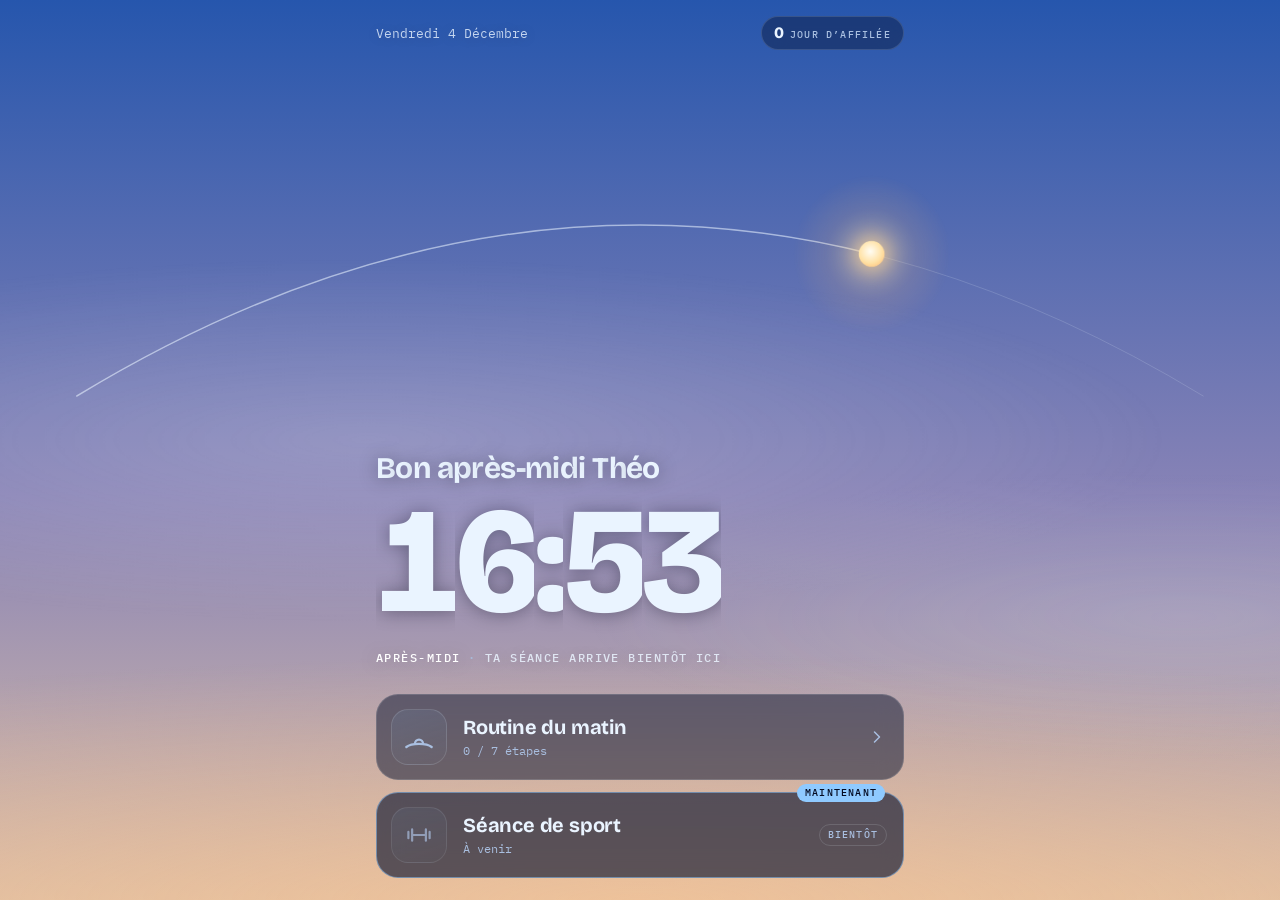
<file: index.html>
<!doctype html>
<html lang="fr">
<head>
  <meta charset="utf-8">
  <meta name="viewport" content="width=device-width, initial-scale=1, viewport-fit=cover">
  <meta name="theme-color" content="#040b22">
  <meta name="apple-mobile-web-app-capable" content="yes">
  <meta name="mobile-web-app-capable" content="yes">
  <meta name="apple-mobile-web-app-status-bar-style" content="black-translucent">
  <meta name="apple-mobile-web-app-title" content="Routine">
  <title>Routine</title>
  <link rel="manifest" href="./manifest.webmanifest">
  <link rel="icon" href="./icons/icon.svg" type="image/svg+xml">
  <link rel="apple-touch-icon" href="./icons/apple-touch-icon.png">
  <link rel="preconnect" href="https://fonts.googleapis.com">
  <link rel="preconnect" href="https://fonts.gstatic.com" crossorigin>
  <link rel="stylesheet" href="https://fonts.googleapis.com/css2?family=Bricolage+Grotesque:opsz,wght@12..96,400;12..96,600;12..96,800&family=IBM+Plex+Mono:wght@400;500&display=swap">
  <link rel="stylesheet" href="./css/style.css">
</head>
<body>
  <div class="home-sky" id="home-sky" aria-hidden="true"></div>

  <div id="home" class="home">
    <header class="home-top">
      <p class="date" id="home-date"></p>
      <p class="streak-chip" id="home-streak"></p>
    </header>

    <section class="hero">
      <h1 class="hello" id="home-hello"></h1>
      <p class="clock" id="home-clock" aria-live="off"></p>
      <p class="now" id="home-now"><span class="now-phase" id="home-phase"></span><span class="now-hint" id="home-hint"></span></p>
    </section>

    <section id="grid" class="grid"></section>
  </div>

  <div id="screen" class="screen" hidden></div>

  <script type="module" src="./js/app.js"></script>
</body>
</html>
</file>
<file: css/style.css>
/* Tokens : design/DESIGN.md §2 (thème sombre uniquement). */
:root {
  --bg: #040b22;        /* night */
  --deep: #0b2560;
  --surface: rgba(6, 16, 44, .5); /* glass */
  --text: #eaf4ff;      /* ice */
  --muted: #a9bfe0;
  --line: rgba(234, 244, 255, .14);
  --accent: #8fcaff;    /* sky */
  --accent-soft: rgba(143, 202, 255, .12);
  --ember: #ff6f6a;
  --f-display: "Bricolage Grotesque", "Avenir Next", system-ui, sans-serif;
  --f-mono: "IBM Plex Mono", ui-monospace, "SF Mono", Menlo, monospace;
  --ease-ios: cubic-bezier(.32, .72, 0, 1);
  --sky-dur: 3.2s;      /* durée d'un changement de couleur dans la routine */
  color-scheme: dark;
}

* { box-sizing: border-box; }

html, body { margin: 0; }

html { background: var(--bg); }

body {
  background: transparent; /* le fond est sur html, pour laisser voir .home-sky */
  color: var(--text);
  font: 17px/1.4 var(--f-display);
  -webkit-font-smoothing: antialiased;
  -webkit-tap-highlight-color: transparent;
  min-height: 100dvh;
}

html.screen-open body { overflow: hidden; }

button { font: inherit; color: inherit; }

/* ---------- Accueil : ciel vivant (js/home-sky.js) ---------- */

.home-sky { position: fixed; inset: 0; z-index: -1; pointer-events: none; overflow: hidden; background: #02040c; }
.home-sky > * { position: absolute; }
.hs-base { inset: 0; }
.hs-stars {
  inset: -12px; transition: opacity 2s ease, transform .8s var(--ease-ios);
  -webkit-mask-image: linear-gradient(#000 40%, transparent 85%); mask-image: linear-gradient(#000 40%, transparent 85%);
}
.hs-stars span { position: absolute; inset: 0; }
.hs-stars .twinkle-a { animation: twinkle 5s ease-in-out infinite; }
@keyframes twinkle { 0%, 100% { opacity: 1; } 50% { opacity: .25; } }

/* Voiles de lumière qui dérivent (nuages diffus le jour, brume la nuit) */
.hs-haze { inset: -40px; opacity: .35; transition: opacity 2s ease, transform 1s var(--ease-ios); }
[data-bright="1"] .hs-haze { opacity: .85; }
.hs-haze i { position: absolute; border-radius: 50%; will-change: transform; }
.hs-haze i:nth-child(1) {
  width: 120%; height: 38%; left: -30%; top: 30%;
  background: radial-gradient(closest-side, rgba(255, 255, 255, .22), transparent);
  animation: haze-a 38s ease-in-out infinite alternate;
}
.hs-haze i:nth-child(2) {
  width: 90%; height: 30%; right: -35%; top: 52%;
  background: radial-gradient(closest-side, rgba(220, 235, 255, .18), transparent);
  animation: haze-b 46s ease-in-out infinite alternate;
}
@keyframes haze-a { to { transform: translate(28%, -6%) scale(1.15); } }
@keyframes haze-b { to { transform: translate(-30%, 8%) scale(.9); } }

/* Lueur d'horizon (couleur selon l'heure) */
.hs-glow { left: -20%; right: -20%; bottom: 0; height: 65%; transition: opacity 2s ease; }

/* Arc du jour et astre */
.hs-arc { inset: 0; width: 100%; height: 100%; overflow: visible; }
.hs-arc path { fill: none; stroke-linecap: round; }
.hs-arc-path { stroke: rgba(234, 244, 255, .16); stroke-width: 1; }
.hs-arc-done { stroke: rgba(234, 244, 255, .5); stroke-width: 1.5; }
.hs-body { left: 0; top: 0; width: 0; height: 0; will-change: transform; }
.hs-disc, .hs-halo { position: absolute; border-radius: 50%; }
.hs-disc {
  width: 26px; height: 26px; left: -13px; top: -13px;
  background: radial-gradient(circle at 45% 40%, #fffdf4, #ffe2a6 55%, #ffb46a);
  box-shadow: 0 0 18px 6px rgba(255, 214, 150, .6);
}
.hs-halo {
  width: 160px; height: 160px; left: -80px; top: -80px;
  background: radial-gradient(circle, rgba(255, 220, 160, .45), rgba(255, 190, 120, .12) 40%, transparent 70%);
  animation: halo 5s ease-in-out infinite alternate;
}
@keyframes halo { from { transform: scale(.85); opacity: .7; } to { transform: scale(1.1); opacity: 1; } }
[data-body="moon"] .hs-disc {
  width: 22px; height: 22px; left: -11px; top: -11px;
  background: transparent; box-shadow: inset 7px -4px 0 0 #e8eefc, 0 0 16px 2px rgba(200, 215, 255, .15);
}
[data-body="moon"] .hs-halo { background: radial-gradient(circle, rgba(190, 210, 255, .18), transparent 65%); }

/* Mise en page iPhone : en-tête en haut, heure au milieu, boutons dans la zone du pouce */
.home {
  max-width: 560px; min-height: 100dvh; margin: 0 auto;
  display: flex; flex-direction: column;
  padding:
    calc(env(safe-area-inset-top) + 16px)
    calc(env(safe-area-inset-right) + 16px)
    calc(env(safe-area-inset-bottom) + 22px)
    calc(env(safe-area-inset-left) + 16px);
  transform-origin: 50% 30%;
  text-shadow: 0 1px 18px rgba(2, 6, 20, .35);
}
.home-top { display: flex; align-items: center; justify-content: space-between; gap: 12px; }
.date { margin: 0; color: var(--text); opacity: .8; font: 400 13px/1 var(--f-mono); text-transform: capitalize; }

.streak-chip {
  margin: 0; display: flex; align-items: baseline; gap: 6px; padding: 8px 12px; border-radius: 999px;
  background: rgba(6, 16, 44, .4); border: 1px solid var(--line);
  -webkit-backdrop-filter: blur(12px); backdrop-filter: blur(12px); text-shadow: none;
}
.streak-chip strong { font: 800 16px/1 var(--f-display); font-variant-numeric: tabular-nums; }
.streak-chip span { color: var(--muted); font: 500 10px/1 var(--f-mono); letter-spacing: .12em; text-transform: uppercase; }

.hero { margin-top: auto; padding-bottom: 28px; }
.hello { margin: 0 0 2px; font: 700 clamp(22px, 6.4vw, 30px)/1.1 var(--f-display); letter-spacing: -.02em; }
.hello .w { display: inline-block; white-space: nowrap; }
.hello .c { display: inline-block; }
.clock {
  margin: 0; display: flex; font: 800 clamp(96px, 30vw, 150px)/.92 var(--f-display); letter-spacing: -.055em;
  font-variant-numeric: tabular-nums;
}
.clock .d { display: inline-grid; overflow: hidden; padding: .04em 0 .06em; }
.clock .d i { grid-area: 1 / 1; font-style: normal; }
.now { margin: 10px 0 0; display: flex; flex-wrap: wrap; gap: 8px; font: 500 12px/1.3 var(--f-mono); letter-spacing: .12em; text-transform: uppercase; }
.now-phase { color: var(--accent); }
.home-sky[data-bright="1"] ~ .home .now-phase { color: #fff; } /* ciel clair : le bleu se perdrait */
.now-hint { color: var(--text); opacity: .85; }
.now-hint:not(:empty)::before { content: "·"; margin-right: 8px; color: var(--muted); }

.tile {
  appearance: none; -webkit-appearance: none;
  display: block; width: 100%; padding: 0; border: 0; text-align: left; cursor: pointer;
  transition: transform .2s var(--ease-ios);
}
.tile:active { transform: scale(.97); }

/* Icône soleil sur l'horizon : couchée par défaut, levée avec .ico-on */
.tile-row { --ico-off: var(--muted); --ico-on: var(--accent); --ico-hz: var(--text); }
.ibox {
  position: relative; flex: none; width: 56px; height: 56px; border-radius: 17px; display: grid; place-items: center;
  background: linear-gradient(160deg, rgba(143, 202, 255, .10), rgba(143, 202, 255, .02)); border: 1px solid rgba(234, 244, 255, .14);
}
.halo {
  position: absolute; inset: -18px; border-radius: 50%; opacity: 0; pointer-events: none;
  background: radial-gradient(circle, rgba(143, 202, 255, .55), rgba(255, 111, 106, .12) 45%, transparent 70%);
}
.ico { position: relative; width: 32px; height: 32px; overflow: visible; }
.ico .sun { stroke: var(--ico-off); fill: transparent; stroke-width: 1.75; transition: fill .3s .08s, stroke .3s .08s; }
.ico .hz { stroke: var(--ico-off); stroke-width: 1.75; stroke-linecap: round; fill: none; transition: stroke .22s; }
.ico .ray { stroke: var(--ico-on); stroke-width: 1.75; stroke-linecap: round; stroke-dasharray: 1; stroke-dashoffset: 1; opacity: 0; }
.ico .red { fill: #ff6f6a; opacity: 0; transform-box: fill-box; transform-origin: center; }
.ico .sung { transform: translateY(5.5px); }
.ico-on .ico .sun { stroke: var(--ico-on); fill: var(--ico-on); }
.ico-on .ico .hz { stroke: var(--ico-hz); }
.ico-on .ico .ray { stroke-dashoffset: 0; opacity: 1; }
.ico-on .ico .red { opacity: 1; }
.ico-on .ico .sung { transform: none; }
/* Coucher du soleil : transitions seulement pendant ce moment-là */
.ico-setting .ico .sung { transition: transform .36s cubic-bezier(.5, 0, .75, 0); }
.ico-setting .ico .ray { transition: stroke-dashoffset .18s ease-in, opacity .18s ease-in; }
.ico-setting .ico .red { transition: opacity .16s; }
.fx { position: absolute; left: 50%; top: 50%; width: 0; height: 0; overflow: visible; pointer-events: none; }
.fx svg { position: absolute; left: -60px; top: -60px; width: 120px; height: 120px; overflow: visible; }
.fx .wave { fill: none; transform-box: fill-box; transform-origin: center; opacity: 0; vector-effect: non-scaling-stroke; }
.fx .spk { stroke-linecap: round; stroke-width: 1.6; opacity: 0; }

/* Tuiles de menu (DESIGN.md §7 : verre, rayon 22, boîte d'icône 56, titre 20/700, sous-titre mono 12) */
.grid { display: flex; flex-direction: column; gap: 12px; }

.tile-row {
  display: flex; align-items: center; gap: 16px; padding: 14px 16px 14px 14px;
  background: var(--surface); color: var(--text);
  border: 1px solid var(--line); border-radius: 22px;
  -webkit-backdrop-filter: blur(12px); backdrop-filter: blur(12px);
}
.tile-row .t-txt { flex: 1; min-width: 0; display: flex; flex-direction: column; gap: 6px; }
.tile-row .t1 { font: 700 20px/1.1 var(--f-display); letter-spacing: -.01em; }
.tile-row .t2 { font: 400 12px/1.2 var(--f-mono); color: var(--muted); }
.tile-row .chev {
  flex: none; width: 20px; height: 20px; fill: none; stroke: var(--muted);
  stroke-width: 1.8; stroke-linecap: round; stroke-linejoin: round;
}
.tile-row .plain {
  width: 30px; height: 30px; fill: none; stroke: var(--muted);
  stroke-width: 1.75; stroke-linecap: round; stroke-linejoin: round;
}
.tile-row { position: relative; text-shadow: none; }
.tile-row.is-soon .t1 { color: var(--muted); }
.tile-row.is-soon .ibox { opacity: .7; }

/* « Maintenant » : le bouton pertinent à cette heure-ci */
.tile-row.is-now { border-color: rgba(143, 202, 255, .5); background: rgba(6, 16, 44, .62); }
.tile-row.is-now .t1 { color: var(--text); }
.now-tag {
  position: absolute; top: -9px; right: 18px; padding: 4px 8px; border-radius: 999px;
  background: var(--accent); color: var(--bg); font: 500 10px/1 var(--f-mono); letter-spacing: .12em; text-transform: uppercase;
}
.now-sheen { position: absolute; inset: 0; border-radius: 22px; overflow: hidden; pointer-events: none; }
.now-sheen::before {
  content: ""; position: absolute; inset: 0;
  background: linear-gradient(110deg, transparent 35%, rgba(143, 202, 255, .22) 50%, transparent 65%);
  transform: translateX(-100%); animation: sheen 4.5s ease-in-out infinite;
}

.badge {
  flex: none; padding: 5px 8px; border-radius: 999px; border: 1px solid var(--line); color: var(--muted);
  font: 500 10px/1 var(--f-mono); letter-spacing: .12em; text-transform: uppercase;
}

/* ---------- Écran plein (section ouverte) ---------- */

.screen { position: fixed; inset: 0; z-index: 10; overflow: hidden; background: var(--bg); }
.screen[hidden] { display: none; }

.screen-content {
  position: absolute; inset: 0;
  display: flex; flex-direction: column;
  padding:
    calc(env(safe-area-inset-top) + 12px)
    calc(env(safe-area-inset-right) + 16px)
    calc(env(safe-area-inset-bottom) + 16px)
    calc(env(safe-area-inset-left) + 16px);
}

.r-icon {
  flex: none; width: 40px; height: 40px; border: 0; border-radius: 50%; padding: 0;
  display: grid; place-items: center; cursor: pointer;
  background: rgba(255, 255, 255, .14); color: inherit;
  -webkit-backdrop-filter: blur(12px); backdrop-filter: blur(12px);
  transition: background-color var(--sky-dur) ease-in-out;
}

/* Écrans "Bientôt" */
.soon-screen { color: var(--text); }
.soon-screen .r-icon { background: var(--surface); border: 1px solid var(--line); }
.soon { margin: auto 0; padding-bottom: 12vh; text-align: center; color: var(--muted); }
.soon h1 { margin: 12px 0 6px; color: var(--text); font-size: 26px; }
.soon p { margin: 0; }

/* ---------- Fond animé de la routine (js/endsky.js) ---------- */
.endsky { position: absolute; inset: 0; overflow: hidden; background: #05060a; }
.endsky canvas { position: absolute; inset: 0; width: 100%; height: 100%; pointer-events: none; }
.endsky .es-gl { opacity: 0; }

@keyframes spin { to { transform: rotate(360deg); } }

/* ---------- Routine (Mode matin) ---------- */

.routine {
  --f-display: "Bricolage Grotesque", "Avenir Next", system-ui, sans-serif;
  --f-mono: "IBM Plex Mono", ui-monospace, "SF Mono", Menlo, monospace;
  /* nuit */
  --r-text: #eaf4ff;
  --r-muted: #a9bfe0;
  --r-accent: #8fcaff;
  --r-glass: rgba(6, 16, 44, .55);
  --r-line: rgba(234, 244, 255, .22);
  --r-solid: #eaf4ff;
  --r-solid-text: #040b22;
  --r-warn: #ffc56b;
  --r-late: #ff8f80;
  --r-sheen: rgba(143, 202, 255, .5);
  font-family: var(--f-display);
  color: var(--r-text);
}
/* Le fond reste sombre de la nuit à l'aube : une seule palette (DESIGN.md §2). */
.routine, .routine * {
  transition: color var(--sky-dur) ease-in-out, background-color var(--sky-dur) ease-in-out,
    border-color var(--sky-dur) ease-in-out, stroke var(--sky-dur) ease-in-out;
}
.routine .r-icon { background: var(--r-glass); border: 1px solid var(--r-line); }

.r-top { display: flex; align-items: center; gap: 14px; }
.r-bar { flex: 1; display: flex; gap: 5px; }
.r-bar span { flex: 1; height: 4px; border-radius: 4px; background: var(--r-line); overflow: hidden; }
.r-bar i { display: block; height: 100%; width: 0; background: var(--r-accent); transition: none; }
.is-preview .r-list-btn { visibility: hidden; }

.r-view { position: relative; flex: 1; display: flex; flex-direction: column; min-height: 0; }

/* Particules de lumière de l'écran de fin */
.r-motes { position: absolute; inset: 0; pointer-events: none; overflow: hidden; }
.r-motes i {
  position: absolute; bottom: 14vh; width: var(--s); height: var(--s); border-radius: 50%; opacity: 0;
  background: radial-gradient(circle, #fff6e0, rgba(255, 190, 120, .6) 50%, transparent 70%);
}
.r-end > :not(.r-motes) { position: relative; }

.r-eyebrow {
  font: 500 12px/1 var(--f-mono); letter-spacing: .16em; text-transform: uppercase; color: var(--r-accent);
}

/* Départ : options + lancement */
.r-hero { margin-top: auto; display: flex; flex-direction: column; gap: 14px; }
.r-h1 { margin: 0; font: 800 clamp(44px, 13vw, 76px)/.92 var(--f-display); letter-spacing: -.035em; }
.r-h1 em { font-style: normal; color: var(--r-accent); }
.r-h1 .ln { display: block; overflow: hidden; padding-bottom: .06em; }
.r-h1 .ln > * { display: inline-block; }
.r-plan { margin: 0; max-width: 40ch; font: 400 15px/1.45 var(--f-display); color: var(--r-muted); }
.r-plan b { color: var(--r-text); font-weight: 600; }
.r-opts { display: flex; flex-wrap: wrap; gap: 10px; margin-top: 18px; }
.r-seg {
  display: flex; padding: 4px; border-radius: 999px;
  background: var(--r-glass); border: 1px solid var(--r-line);
  -webkit-backdrop-filter: blur(10px); backdrop-filter: blur(10px);
}
.r-seg button {
  border: 0; background: transparent; border-radius: 999px; padding: 10px 14px; cursor: pointer;
  font: 500 13px/1 var(--f-mono); color: var(--r-muted);
}
.r-seg button[aria-pressed="true"] { background: var(--r-solid); color: var(--r-solid-text); }
.r-chip {
  border: 1px solid var(--r-line); background: var(--r-glass); border-radius: 999px; padding: 10px 14px;
  font: 500 12px/1 var(--f-mono); letter-spacing: .06em; cursor: pointer;
}
.r-go { display: flex; flex-direction: column; gap: 10px; margin-top: 18px; }
.r-cta {
  position: relative; overflow: hidden; border: 0; border-radius: 22px; padding: 24px; cursor: pointer;
  background: var(--r-solid); color: var(--r-solid-text);
  font: 800 24px/1 var(--f-display); letter-spacing: -.01em;
}
.r-cta::after {
  content: ""; position: absolute; inset: 0;
  background: linear-gradient(110deg, transparent 30%, var(--r-sheen) 50%, transparent 70%);
  transform: translateX(-100%); animation: sheen 3.6s ease-in-out infinite;
}
@keyframes sheen { 60%, 100% { transform: translateX(100%); } }
.r-ghost {
  border: 1px solid var(--r-line); background: var(--r-glass); border-radius: 18px; padding: 15px; cursor: pointer;
  font: 500 13px/1 var(--f-mono); letter-spacing: .04em; color: var(--r-muted);
}
.r-rule { margin: 12px 0 0; text-align: center; font: 400 12px/1.4 var(--f-mono); color: var(--r-muted); }

/* Déroulé minuté */
.r-run-top { display: flex; flex-wrap: wrap; align-items: center; justify-content: space-between; gap: 10px; margin-top: 14px; }
.r-clock { font: 400 12px/1 var(--f-mono); color: var(--r-muted); }
.r-pill {
  padding: 8px 12px; border-radius: 999px; white-space: nowrap;
  font: 500 12px/1 var(--f-mono); border: 1px solid var(--r-line); background: var(--r-glass);
}
.r-pill.ok { color: var(--r-accent); }
.r-pill.warn { color: var(--r-warn); border-color: var(--r-warn); }
.r-pill.late { color: var(--r-late); border-color: var(--r-late); }

.r-stage {
  flex: 1; min-height: 0; display: flex; flex-direction: column; align-items: center; justify-content: center;
  gap: 16px; text-align: center;
}
.r-kin { margin: 0; font: 800 clamp(32px, 9.5vw, 56px)/1 var(--f-display); letter-spacing: -.03em; text-wrap: balance; }
.r-kin .w { display: inline-block; white-space: nowrap; }
.r-kin .c {
  display: inline-block;
  animation: rise .75s cubic-bezier(.2, .75, .2, 1) both; animation-delay: calc(var(--base, 0ms) + var(--i) * 32ms);
}
.r-stage { position: relative; }
.r-kin-ghost { position: absolute; left: 0; right: 0; pointer-events: none; }
@keyframes rise { from { opacity: 0; transform: translateY(.55em) rotate(6deg); filter: blur(10px); } }

.r-ring { --R: min(66vw, 36vh, 340px); position: relative; flex: none; width: var(--R); height: var(--R); }
.r-ring > svg { position: absolute; inset: 0; width: 100%; height: 100%; transform: rotate(-90deg); }
.r-ring .trk { fill: none; stroke: var(--r-line); stroke-width: 2; }
.r-ring .prg {
  fill: none; stroke: var(--r-accent); stroke-width: 4; stroke-linecap: round; stroke-dasharray: 1;
  filter: drop-shadow(0 0 6px var(--r-accent));
}
.r-ring .tk { stroke: var(--r-line); stroke-width: 1.2; }
.r-ring .tk.on { stroke: var(--r-text); }
.r-breath {
  position: absolute; left: 50%; top: 50%; width: 62%; height: 62%; margin: -31% 0 0 -31%; border-radius: 50%;
  background: radial-gradient(circle, rgba(143, 202, 255, .32), rgba(143, 202, 255, .05) 60%, transparent 72%);
  transform: scale(.8); transition: none; will-change: transform;
}
.r-mid { position: absolute; inset: 0; display: flex; flex-direction: column; align-items: center; justify-content: center; gap: 8px; }
.r-cd { font: 500 calc(var(--R) * .24)/1 var(--f-mono); letter-spacing: -.04em; font-variant-numeric: tabular-nums; }
.r-cd span { display: inline-block; }

/* Silhouettes animées des sous-étapes : le compte à rebours se fait plus petit */
.r-fig { display: none; }
.has-fig .r-fig { display: block; width: calc(var(--R) * .4); height: calc(var(--R) * .36); }
.has-fig .r-cd { font-size: calc(var(--R) * .14); }
.has-fig .r-mid { gap: 6px; }
.fig { width: 100%; height: 100%; overflow: visible; }
.fig * {
  fill: none; stroke: currentColor; stroke-width: 4; stroke-linecap: round; stroke-linejoin: round;
  transform-box: view-box; transition: none;
}
.fig circle { fill: currentColor; stroke: none; }
.fig .ground { stroke: var(--r-line); stroke-width: 2; }

/* Sautillements */
.fig-bounce .body { animation: fig-hop .45s cubic-bezier(.3, 0, .5, 1) infinite alternate; }
.fig-bounce .arm-l, .fig-bounce .arm-r { transform-origin: 50px 35px; animation: fig-dangle .225s ease-in-out infinite alternate; }
.fig-bounce .arm-r { animation-direction: alternate-reverse; }
@keyframes fig-hop { to { transform: translateY(-8px); } }
@keyframes fig-dangle { from { transform: rotate(-9deg); } to { transform: rotate(9deg); } }

/* Rotations bras ballants (2,4 s : gauche puis droite) */
.fig-swing .upper { transform-origin: 50px 64px; animation: fig-twist 2.4s ease-in-out infinite; animation-delay: var(--sync, 0s); }
.fig-swing .arm-l, .fig-swing .arm-r { transform-origin: 50px 35px; animation: fig-arms 2.4s ease-in-out infinite; animation-delay: var(--sync, 0s); }
@keyframes fig-twist { 25% { transform: rotate(-6deg); } 75% { transform: rotate(6deg); } }
@keyframes fig-arms { 25% { transform: rotate(58deg); } 75% { transform: rotate(-58deg); } }

/* Paumes au ciel en inspirant, on se penche en expirant (8 s) */
.fig-stretch .upper { transform-origin: 50px 64px; animation: fig-bend 8s ease-in-out infinite; animation-delay: var(--sync, 0s); }
.fig-stretch .arms { transform-origin: 50px 35px; animation: fig-reach 8s ease-in-out infinite; animation-delay: var(--sync, 0s); }
@keyframes fig-bend { 0%, 100% { transform: rotate(72deg); } 50% { transform: rotate(0deg); } }
@keyframes fig-reach { 0%, 100% { transform: rotate(-72deg); } 50% { transform: rotate(-180deg); } }

/* Pompes */
.fig-pushup .body { transform-origin: 18px 78px; animation: fig-push 2s ease-in-out infinite; }
.fig-pushup .arm { transform-origin: 88px 80px; animation: fig-push-arm 2s ease-in-out infinite; }
@keyframes fig-push { 50% { transform: rotate(7deg); } }
@keyframes fig-push-arm { 50% { transform: scaleY(.53); } }

/* Planche lean */
.fig-lean .body { animation: fig-lean 3s ease-in-out infinite alternate; }
.fig-lean .arm { transform-origin: 78px 80px; animation: fig-lean-arm 3s ease-in-out infinite alternate; }
@keyframes fig-lean { to { transform: translateX(5px); } }
@keyframes fig-lean-arm { to { transform: rotate(11deg); } }

/* Combo ou hold : équilibre sur les mains */
.fig-hold .body { transform-origin: 60px 82px; animation: fig-wobble 2.4s ease-in-out infinite alternate; }
@keyframes fig-wobble { from { transform: rotate(-2.5deg); } to { transform: rotate(2.5deg); } }
.r-ripple {
  position: absolute; inset: 3%; border-radius: 50%; pointer-events: none; opacity: 0;
  border: 2px solid var(--r-accent); box-shadow: 0 0 24px var(--r-accent);
}
/* 10 dernières secondes : l'anneau bat comme un cœur */
.r-ring.is-ending { animation: beat 1s ease-out infinite; }
.r-ring.is-ending .r-cd { color: var(--r-accent); }
@keyframes beat {
  0%, 40%, 100% { transform: scale(1); }
  12% { transform: scale(1.035); }
}
/* Pause : l'anneau s'assombrit, le temps clignote doucement */
.is-paused .r-ring > svg, .is-paused .r-breath { opacity: .45; transition: opacity .4s ease; }
.is-paused .r-cd { animation: blink 1.6s ease-in-out infinite; }
@keyframes blink { 50% { opacity: .35; } }
.r-sub {
  min-height: 1em; font: 500 calc(var(--R) * .042)/1 var(--f-mono);
  letter-spacing: .14em; text-transform: uppercase; color: var(--r-accent);
}
.r-cue { margin: 0; max-width: 28ch; min-height: 2.6em; font: 600 clamp(17px, 4.8vw, 22px)/1.3 var(--f-display); text-wrap: balance; }
.r-cue.big { font-size: clamp(30px, 9vw, 44px); letter-spacing: -.02em; }
.r-next { font: 400 12px/1.3 var(--f-mono); color: var(--r-muted); }

.r-bot { display: flex; gap: 10px; }
.r-bot button {
  flex: 1; padding: 18px 10px; border-radius: 18px; cursor: pointer;
  border: 1px solid var(--r-line); background: var(--r-glass);
  font: 500 14px/1 var(--f-mono); letter-spacing: .04em;
  -webkit-backdrop-filter: blur(10px); backdrop-filter: blur(10px);
}
.r-bot button, .r-cta, .r-ghost, .r-seg button, .r-chip {
  transition: transform .18s var(--ease-ios), color var(--sky-dur) ease-in-out,
    background-color var(--sky-dur) ease-in-out, border-color var(--sky-dur) ease-in-out;
}
.r-bot button:active, .r-cta:active, .r-ghost:active, .r-chip:active { transform: scale(.96); }
.r-bot .r-fait { flex: 1.6; background: var(--r-solid); color: var(--r-solid-text); border-color: var(--r-solid); font-weight: 600; }
.r-bot .r-stop { flex: .8; color: var(--r-muted); }

.r-tag {
  position: absolute; bottom: calc(env(safe-area-inset-bottom) + 100px); left: 50%; transform: translateX(-50%);
  padding: 6px 10px; border-radius: 999px; background: #ffc56b; color: #040b22;
  font: 500 11px/1 var(--f-mono); letter-spacing: .14em;
}
.r-tag[hidden] { display: none; }

/* Fin */
.r-end { align-items: center; justify-content: center; gap: 14px; text-align: center; padding-bottom: 4vh; }
.r-end-kin { font-size: clamp(52px, 16vw, 96px); }
.r-endtime { margin: 0; font: 500 15px/1.5 var(--f-mono); }
.r-endtime b { font-weight: 500; color: var(--r-accent); }
.r-motto { margin: 6px 0 0; max-width: 12ch; font: 800 clamp(26px, 7.5vw, 40px)/1.02 var(--f-display); letter-spacing: -.02em; text-wrap: balance; }
.r-streak { margin: 0; font: 400 13px/1 var(--f-mono); color: var(--r-muted); }
.r-end .r-cta { width: 100%; margin-top: auto; }

/* TEMPORAIRE (tests) */
.r-reset {
  align-self: center; margin-top: 10px; padding: 8px 14px; border-radius: 999px; cursor: pointer;
  border: 1px dashed var(--r-line); background: transparent; color: var(--r-muted);
  font: 500 11px/1 var(--f-mono); letter-spacing: .04em;
}
.r-version { align-self: center; margin-top: 6px; font: 400 10px/1 var(--f-mono); color: var(--r-muted); opacity: .7; }

/* Liste complète (feuille du bas) */
.r-backdrop {
  position: absolute; inset: 0; background: rgba(0, 0, 0, .3);
  opacity: 0; pointer-events: none; transition: opacity .3s ease;
}
.r-sheet {
  position: absolute; left: 8px; right: 8px; bottom: calc(env(safe-area-inset-bottom) + 8px);
  padding: 18px 18px 8px; border-radius: 28px;
  background: rgba(16, 20, 46, .8); color: #fff;
  -webkit-backdrop-filter: blur(24px); backdrop-filter: blur(24px);
  transform: translateY(calc(100% + 40px));
  transition: transform .45s var(--ease-ios);
}
.sheet-open .r-backdrop { opacity: 1; pointer-events: auto; }
.sheet-open .r-sheet { transform: none; }

.r-sheet-head { display: flex; align-items: center; justify-content: space-between; margin-bottom: 4px; }
.r-sheet-head h2 { margin: 0; font-size: 19px; font-weight: 700; }
.r-sheet-ok {
  border: 0; background: none; padding: 8px 4px; cursor: pointer;
  font-weight: 650; color: inherit; opacity: .85;
}

.checklist { list-style: none; margin: 0; padding: 0; }
.checklist li + li { border-top: 1px solid rgba(255, 255, 255, .12); }

.check {
  display: flex; align-items: center; gap: 14px;
  min-height: 52px; padding: 6px 0; cursor: pointer;
  user-select: none; -webkit-user-select: none;
}
.check input { position: absolute; opacity: 0; pointer-events: none; }
.box {
  flex: none; width: 26px; height: 26px; border-radius: 8px;
  border: 2px solid currentColor; opacity: .55;
  display: grid; place-items: center; transition: background .15s, border-color .15s, opacity .15s;
}
.box::after {
  content: ""; width: 7px; height: 13px; margin-top: -3px;
  border: solid #fff; border-width: 0 2.5px 2.5px 0;
  transform: rotate(45deg) scale(0); transition: transform .15s;
}
.check input:checked + .box { background: var(--accent); border-color: var(--accent); opacity: 1; }
.check input:checked + .box::after { transform: rotate(45deg) scale(1); }
.check input:checked + .box { animation: pop .35s cubic-bezier(.3, .7, .3, 1.4); }
@keyframes pop { 0% { transform: scale(.8); } 60% { transform: scale(1.12); } 100% { transform: none; } }
.check input:checked ~ .text { opacity: .55; text-decoration: line-through; }
.check input:focus-visible + .box { outline: 2px solid var(--accent); outline-offset: 2px; }

/* ---------- Mouvements réduits ---------- */

@media (prefers-reduced-motion: reduce) {
  :root { --sky-dur: .8s; }
  .twinkle-a, .twinkle-b { animation: none; }
  .tile { transition: none; }
  .r-kin .c, .r-cta::after, .r-ring.is-ending, .is-paused .r-cd,
  .check input:checked + .box, .fig *, .hs-haze i, .hs-halo, .now-sheen::before { animation: none; }
  .r-sheet { transition: opacity .2s ease; transform: none; opacity: 0; pointer-events: none; }
  .sheet-open .r-sheet { opacity: 1; pointer-events: auto; }
}
</file>
